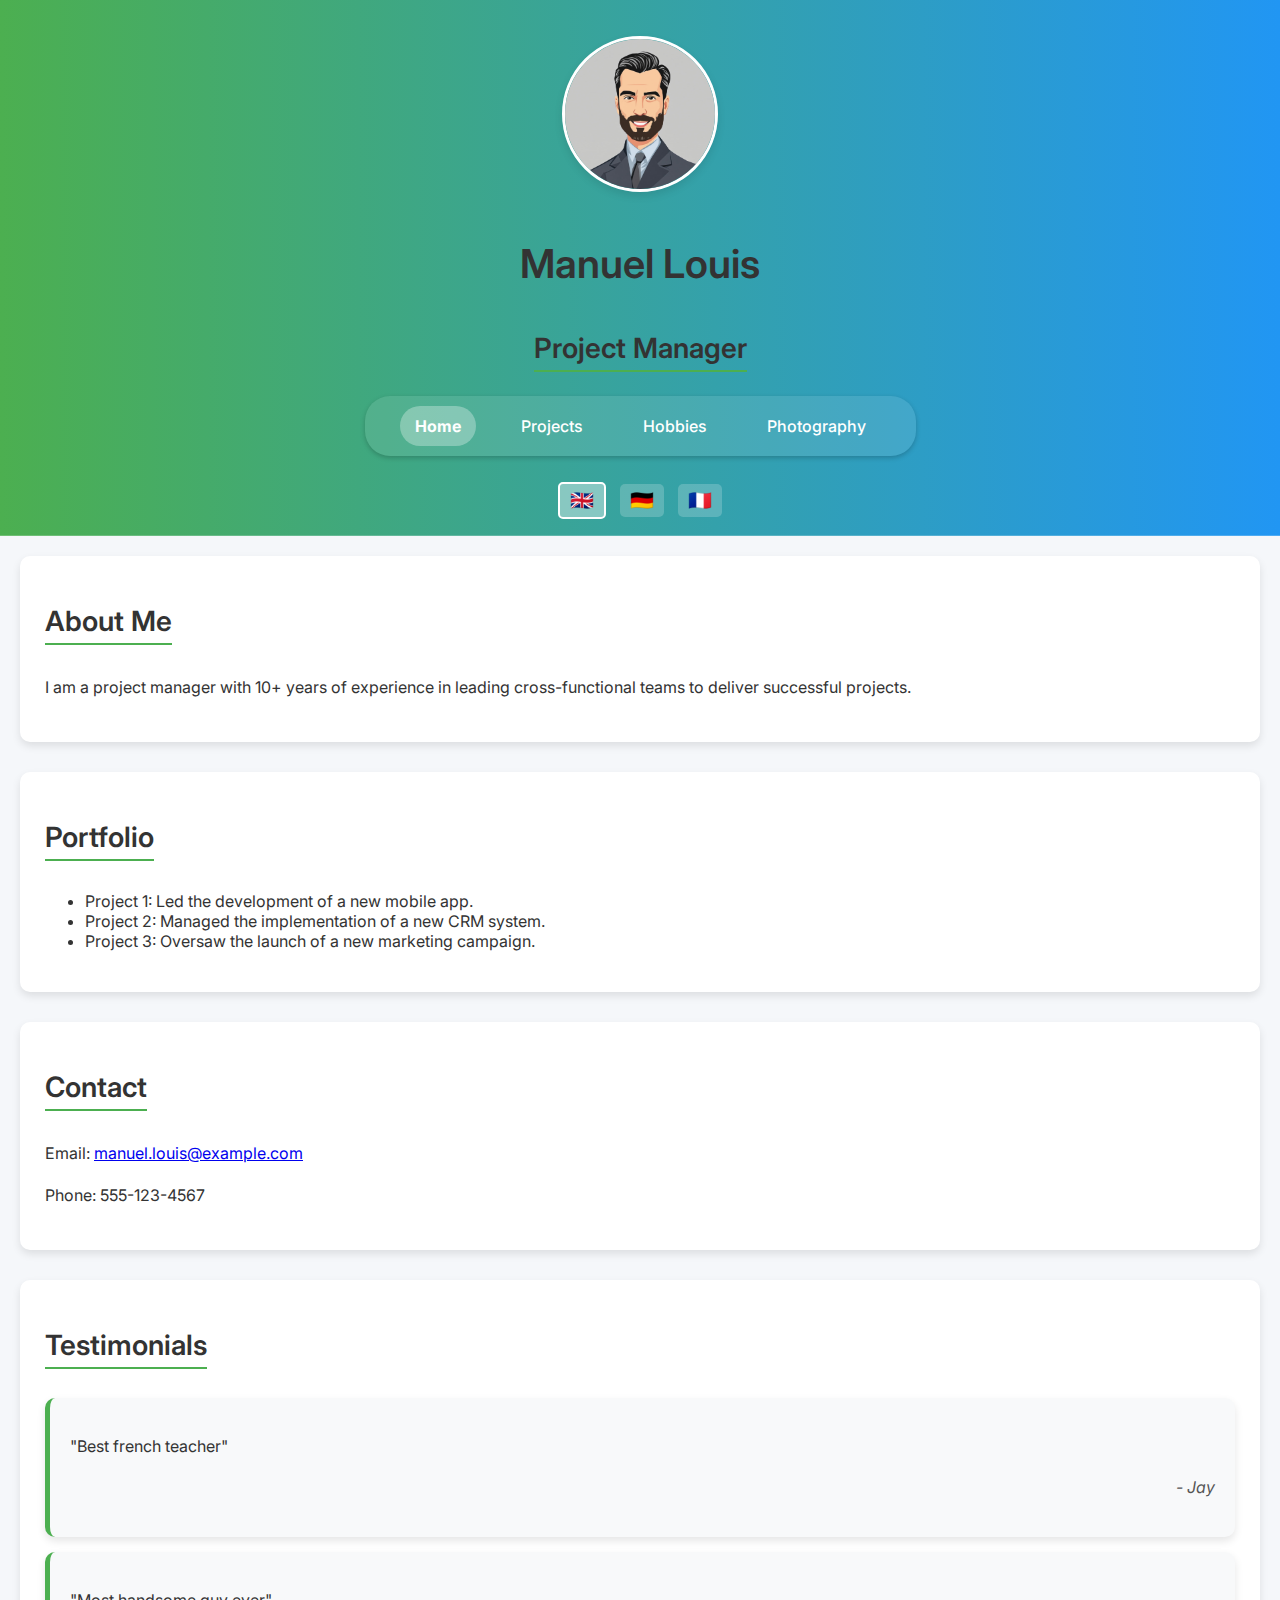
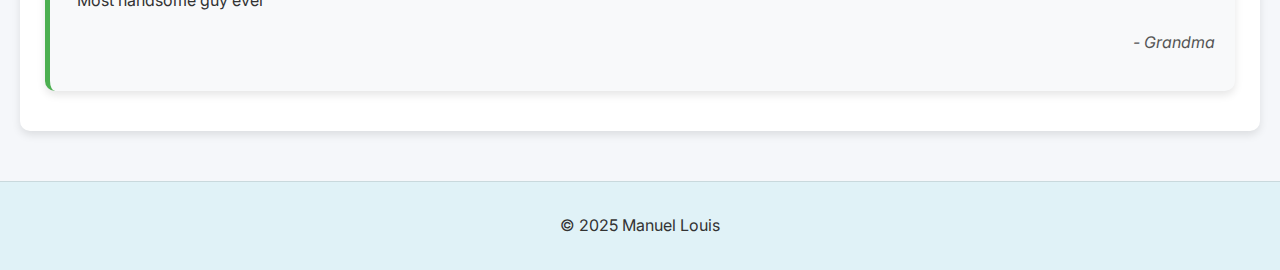
<file: index.html>
<!DOCTYPE html>
<html lang="en">
<head>
    <meta charset="UTF-8">
    <meta name="viewport" content="width=device-width, initial-scale=1.0">
    <title>Manuel Louis - Project Manager</title>
    <link rel="stylesheet" href="./style.min.css">  <!-- Use minified CSS -->
    <link rel="preconnect" href="https://fonts.googleapis.com">
    <link rel="preconnect" href="https://fonts.gstatic.com" crossorigin>
    <link href="https://fonts.googleapis.com/css2?family=Inter:wght@400;500;600&display=swap" rel="stylesheet">
</head>
<body>
    <header>
        <div class="profile-image">
            <img src="./images/profile.jpg" alt="Manuel Louis" loading="lazy">
        </div>
        <h1 id="name">Manuel Louis</h1>
        <h2 id="title">Project Manager</h2>
        <nav>
            <ul>
                <li><a href="./index.html" id="nav-home" class="active-nav">Home</a></li>
                <li><a href="./projects.html" id="nav-projects">Projects</a></li>
                <li><a href="./hobbies.html" id="nav-hobbies">Hobbies</a></li>
                <li><a href="./photography.html" id="nav-photography">Photography</a></li>
            </ul>
        </nav>
        <!-- Language Switcher -->
        <div class="language-switcher">
            <button id="en-btn" onclick="changeLanguage('en')" data-lang="en">🇬🇧</button>
            <button id="de-btn" onclick="changeLanguage('de')" data-lang="de">🇩🇪</button>
            <button id="fr-btn" onclick="changeLanguage('fr')" data-lang="fr">🇫🇷</button>
        </div>
    </header>

    <main>
        <section id="about">
            <h2 id="about-title">About Me</h2>
            <p id="about-text">I am a project manager with 10+ years of experience in leading cross-functional teams to deliver successful projects.</p>
        </section>

        <section id="portfolio">
            <h2 id="portfolio-title">Portfolio</h2>
            <ul>
                <li id="project1">Project 1: Led the development of a new mobile app.</li>
                <li id="project2">Project 2: Managed the implementation of a new CRM system.</li>
                <li id="project3">Project 3: Oversaw the launch of a new marketing campaign.</li>
            </ul>
        </section>

        <section id="contact">
            <h2 id="contact-title">Contact</h2>
            <p>Email: <a href="mailto:manuel.louis@example.com" class="contact-link">manuel.louis@example.com</a></p>
            <p id="phone">Phone: 555-123-4567</p>
        </section>

        <section id="testimonials">
            <h2 id="testimonials-title">Testimonials</h2>
            <div class="testimonial">
                <p id="testimonial1-text">"Best french teacher"</p>
                <p class="author" id="testimonial1-author">- Jay</p>
            </div>
             <div class="testimonial">
                <p id="testimonial2-text">"Most handsome guy ever"</p>
                <p class="author" id="testimonial2-author">- Grandma</p>
            </div>
        </section>
    </main>

    <footer>
        <p id="copyright">&copy; 2025 Manuel Louis</p>
    </footer>
    <script src="./script.js" defer></script> <!-- Add defer attribute -->
</body>
</html>
</file>
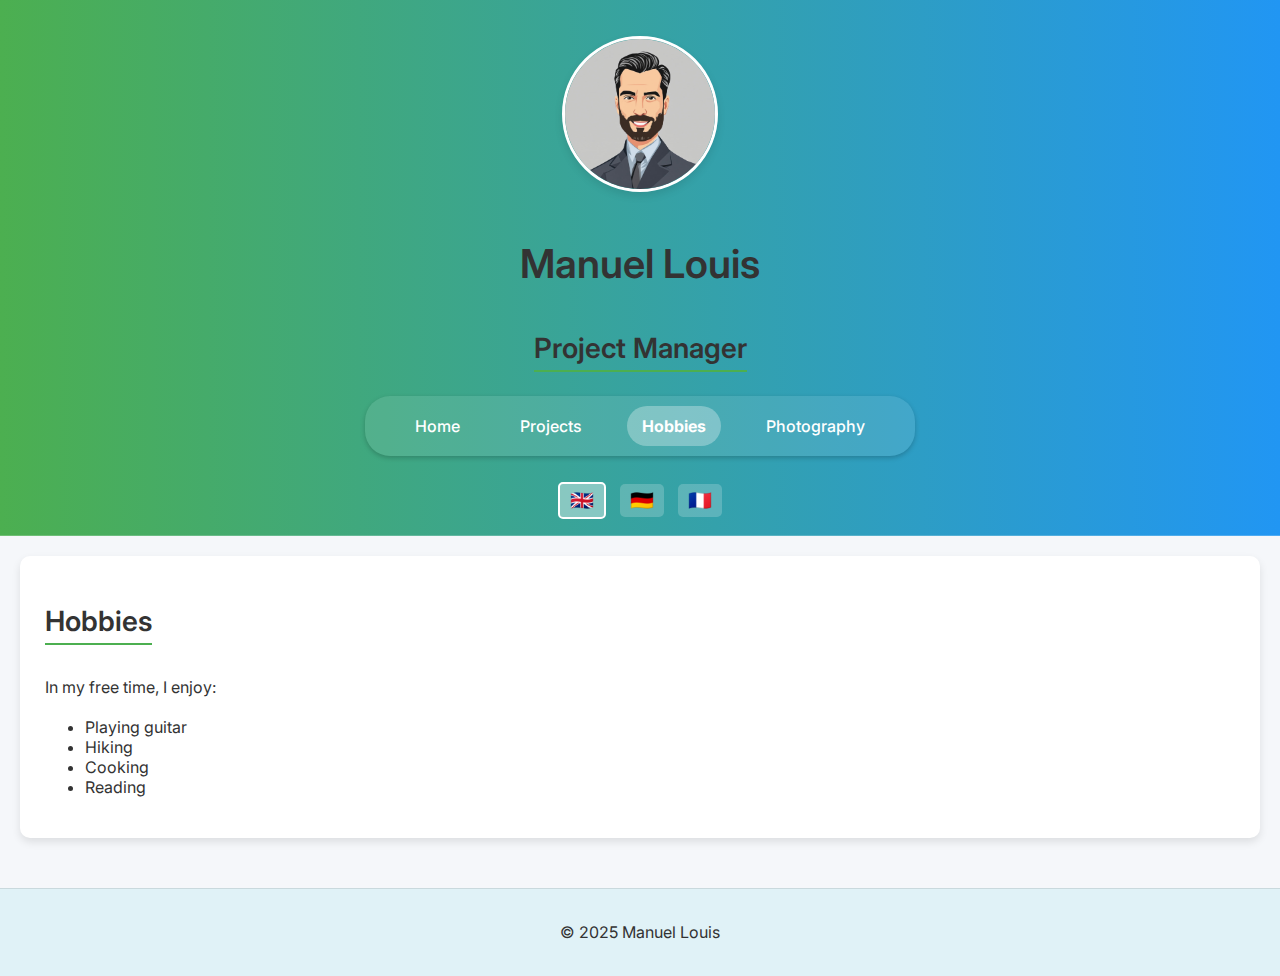
<file: hobbies.html>
<!DOCTYPE html>
<html lang="en">
<head>
    <meta charset="UTF-8">
    <meta name="viewport" content="width=device-width, initial-scale=1.0">
    <title id="page-title">Hobbies - Manuel Louis</title>
    <link rel="stylesheet" href="./style.min.css">  <!-- Use minified CSS -->
    <link rel="preconnect" href="https://fonts.googleapis.com">
    <link rel="preconnect" href="https://fonts.gstatic.com" crossorigin>
    <link href="https://fonts.googleapis.com/css2?family=Inter:wght@400;500;600&display=swap" rel="stylesheet">
</head>
<body>
    <header>
        <div class="profile-image">
            <img src="./images/profile.jpg" alt="Manuel Louis" loading="lazy">
        </div>
        <h1 id="name">Manuel Louis</h1>
        <h2 id="title">Project Manager</h2>
        <nav>
            <ul>
                <li><a href="./index.html" id="nav-home">Home</a></li>
                <li><a href="./projects.html" id="nav-projects">Projects</a></li>
                <li><a href="./hobbies.html" id="nav-hobbies" class="active-nav">Hobbies</a></li>
                <li><a href="./photography.html" id="nav-photography">Photography</a></li>
            </ul>
        </nav>
        <!-- Language Switcher -->
        <div class="language-switcher">
            <button id="en-btn" onclick="changeLanguage('en')" data-lang="en">🇬🇧</button>
            <button id="de-btn" onclick="changeLanguage('de')" data-lang="de">🇩🇪</button>
            <button id="fr-btn" onclick="changeLanguage('fr')" data-lang="fr">🇫🇷</button>
        </div>
    </header>
    <main>
        <section id="hobbies">
            <h2 id="hobbies-title">Hobbies</h2>
            <p id="hobbies-intro">In my free time, I enjoy:</p>
            <ul>
                <li id="hobby1">Playing guitar</li>
                <li id="hobby2">Hiking</li>
                <li id="hobby3">Cooking</li>
                <li id="hobby4">Reading</li>
            </ul>
        </section>
    </main>
    <footer>
        <p id="copyright">&copy; 2025 Manuel Louis</p>
    </footer>
    <script src="./script.js" defer></script> <!-- Add defer attribute -->
</body>
</html>
</file>
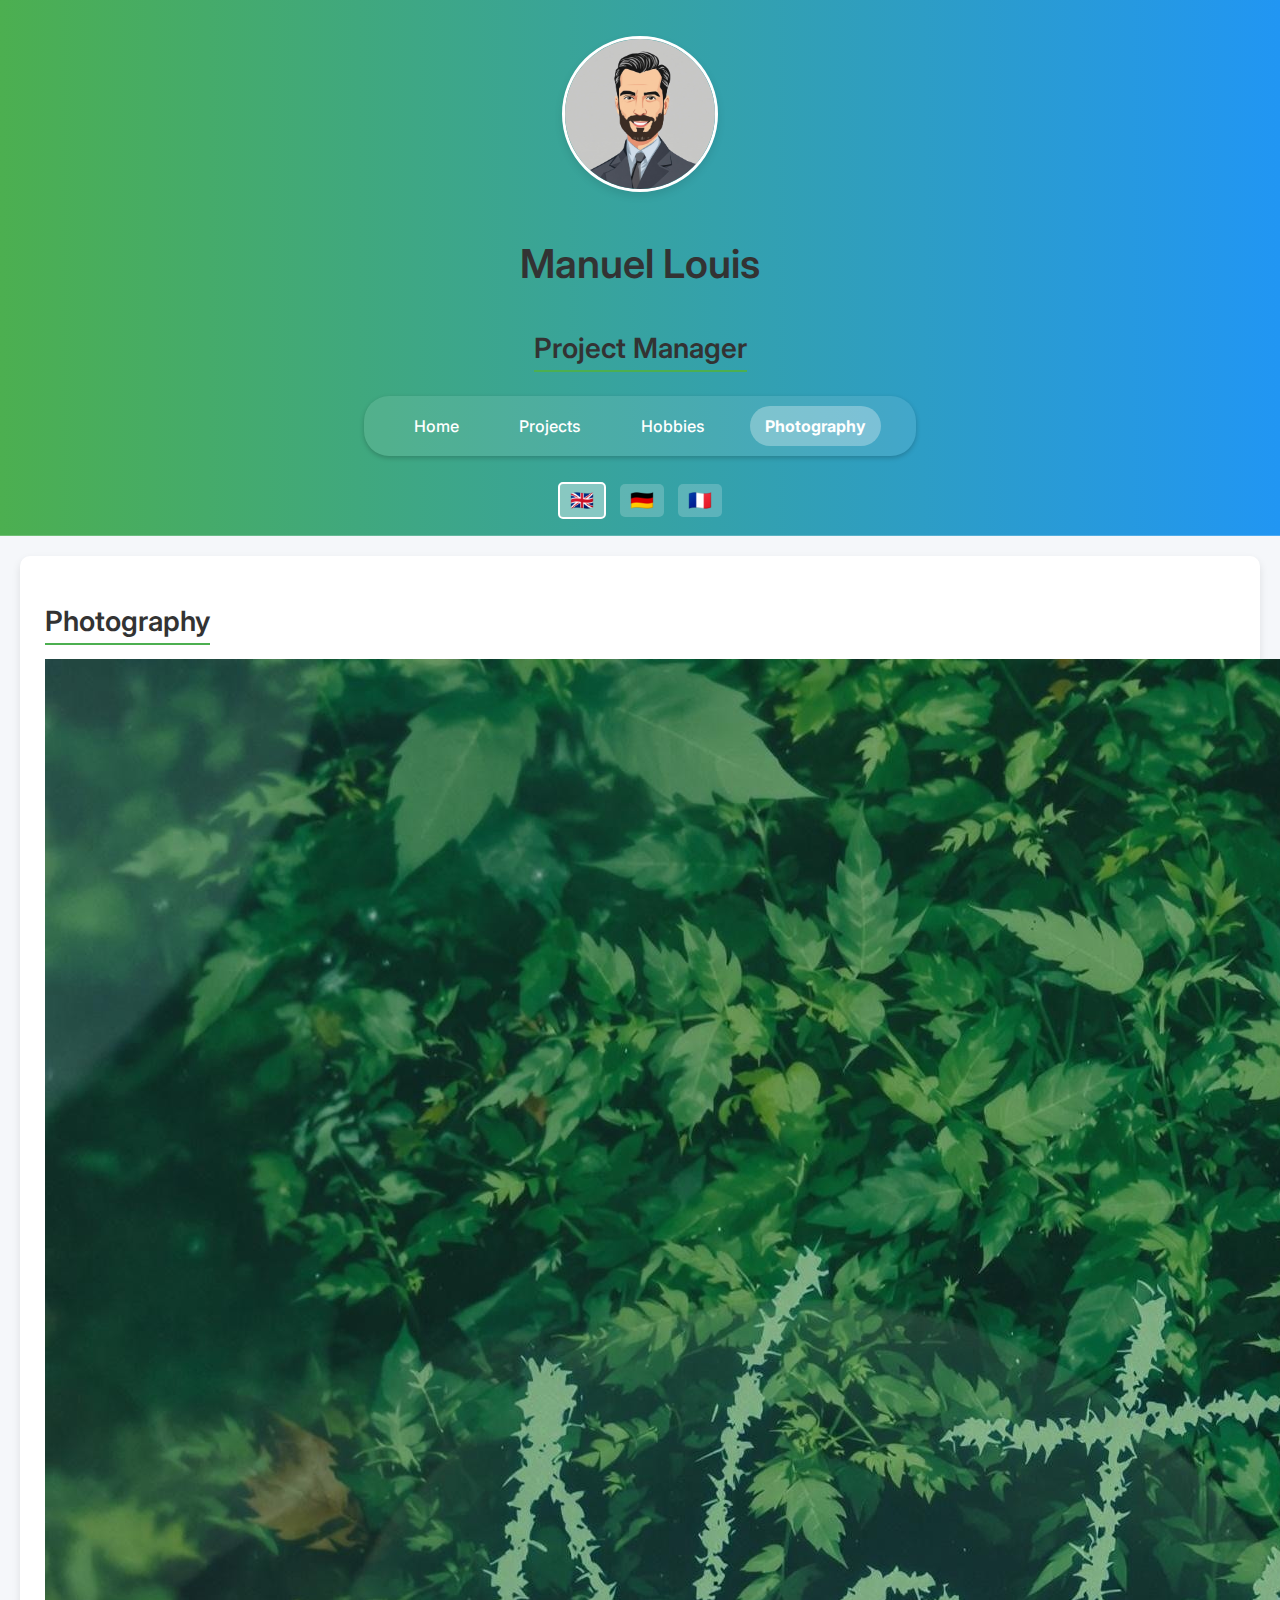
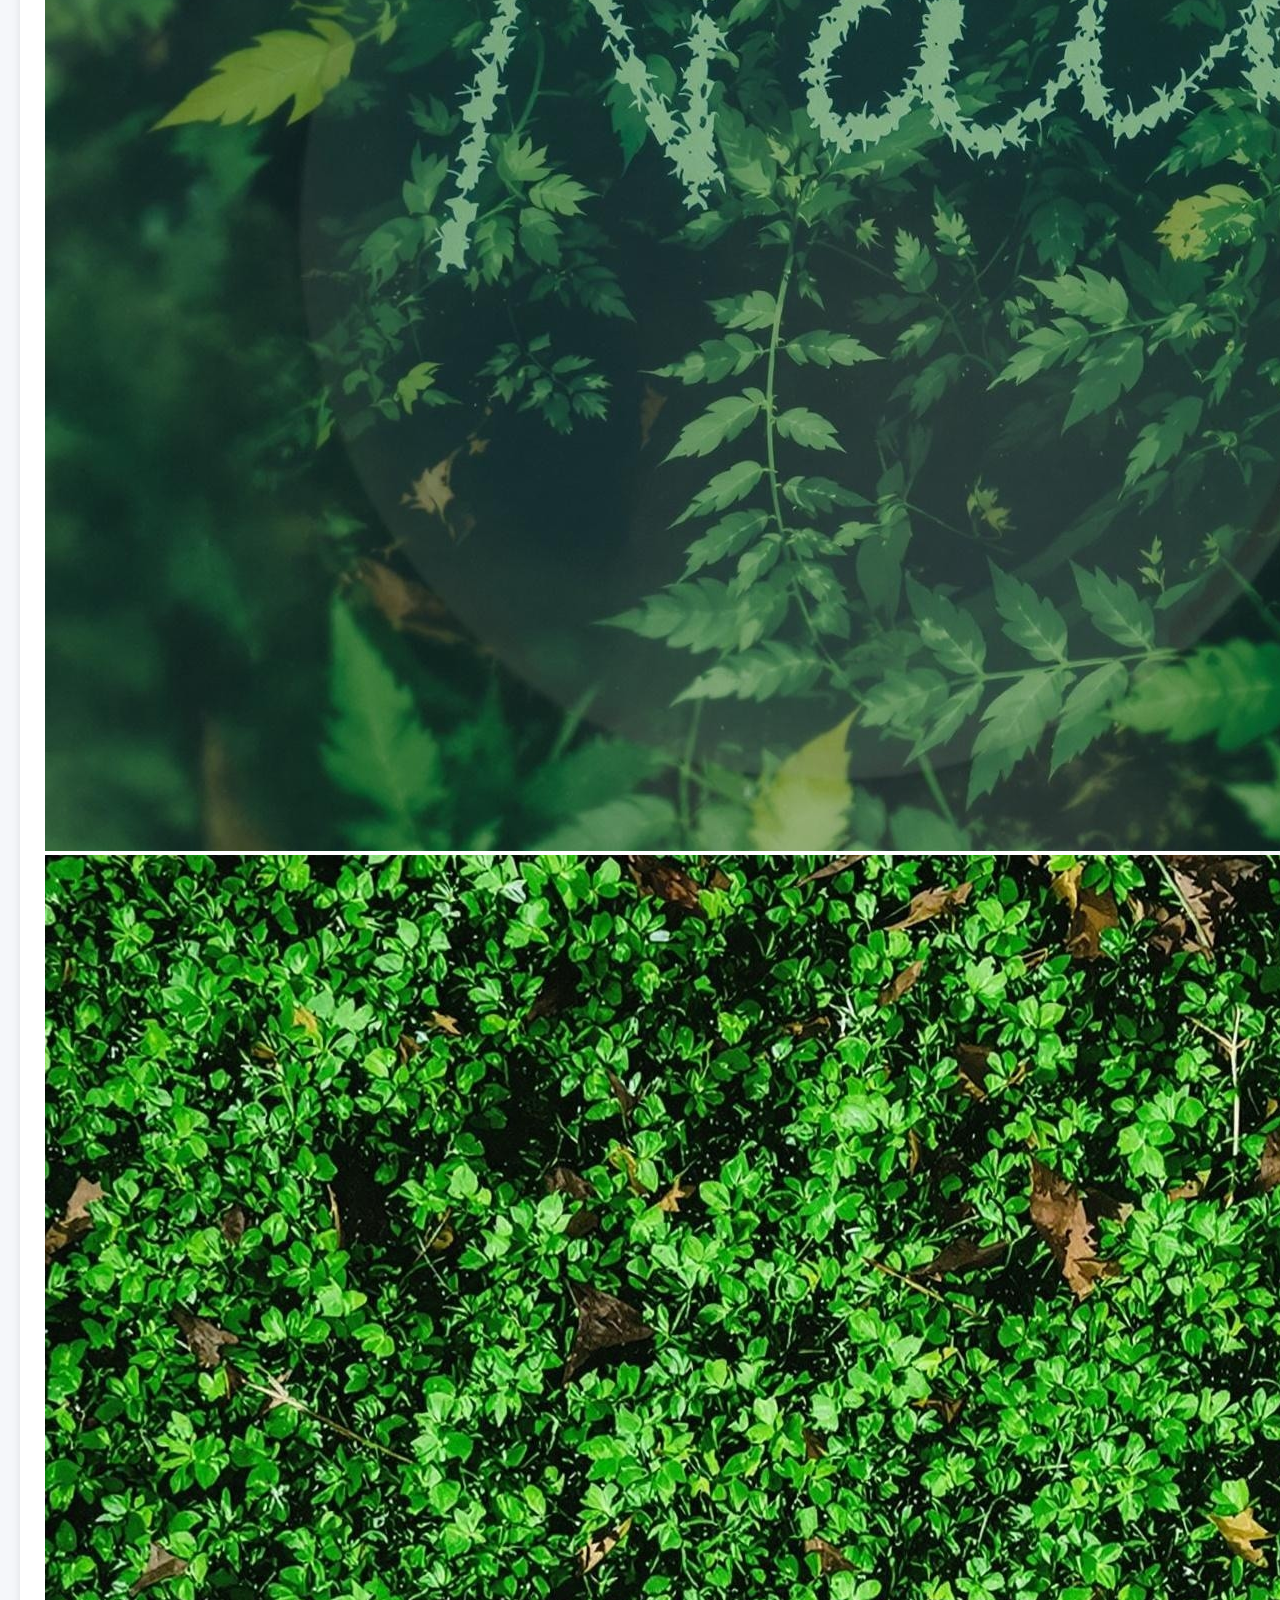
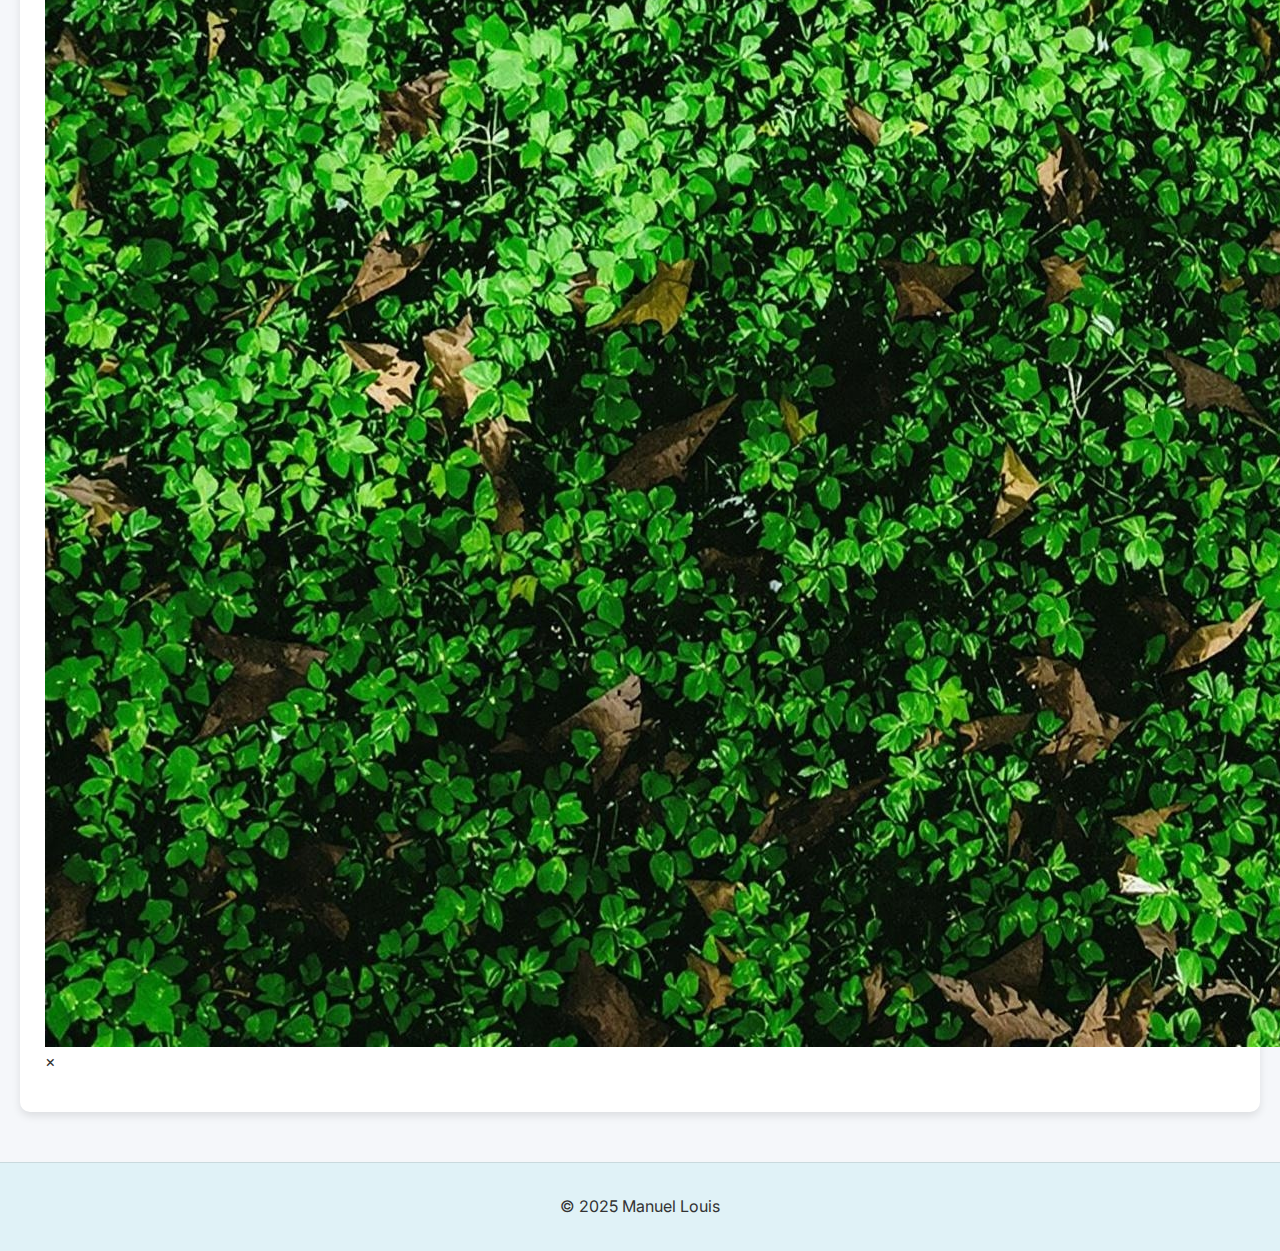
<file: photography.html>
<!DOCTYPE html>
<html lang="en">
<head>
    <meta charset="UTF-8">
    <meta name="viewport" content="width=device-width, initial-scale=1.0">
    <title id="page-title">Photography - Manuel Louis</title>
    <link rel="stylesheet" href="./style.min.css">  <!-- Use minified CSS -->
    <link rel="preconnect" href="https://fonts.googleapis.com">
    <link rel="preconnect" href="https://fonts.gstatic.com" crossorigin>
    <link href="https://fonts.googleapis.com/css2?family=Inter:wght@400;500;600&display=swap" rel="stylesheet">
</head>
<body>
    <header>
        <div class="profile-image">
            <img src="./images/profile.jpg" alt="Manuel Louis" loading="lazy">
        </div>
        <h1 id="name">Manuel Louis</h1>
        <h2 id="title">Project Manager</h2>
        <nav>
            <ul>
                <li><a href="./index.html" id="nav-home">Home</a></li>
                <li><a href="./projects.html" id="nav-projects">Projects</a></li>
                <li><a href="./hobbies.html" id="nav-hobbies">Hobbies</a></li>
                <li><a href="./photography.html" id="nav-photography" class="active-nav">Photography</a></li>
            </ul>
        </nav>
        <!-- Language Switcher -->
        <div class="language-switcher">
            <button id="en-btn" onclick="changeLanguage('en')" data-lang="en">🇬🇧</button>
            <button id="de-btn" onclick="changeLanguage('de')" data-lang="de">🇩🇪</button>
            <button id="fr-btn" onclick="changeLanguage('fr')" data-lang="fr">🇫🇷</button>
        </div>
    </header>
    <main>
        <section id="photography">
            <h2 id="photography-title">Photography</h2>
            <div class="gallery" id="image-gallery">
                <!-- Images will be loaded here by JavaScript -->
            </div>
             <div id="image-modal" class="modal">
                <span class="close">&times;</span>
                <img class="modal-content" id="modal-image">
                <p id="image-description"></p>
            </div>
        </section>
    </main>
    <footer>
        <p id="copyright">&copy; 2025 Manuel Louis</p>
    </footer>
    <script src="./script.js" defer></script> <!-- Add defer attribute -->
</body>
</html>
</file>
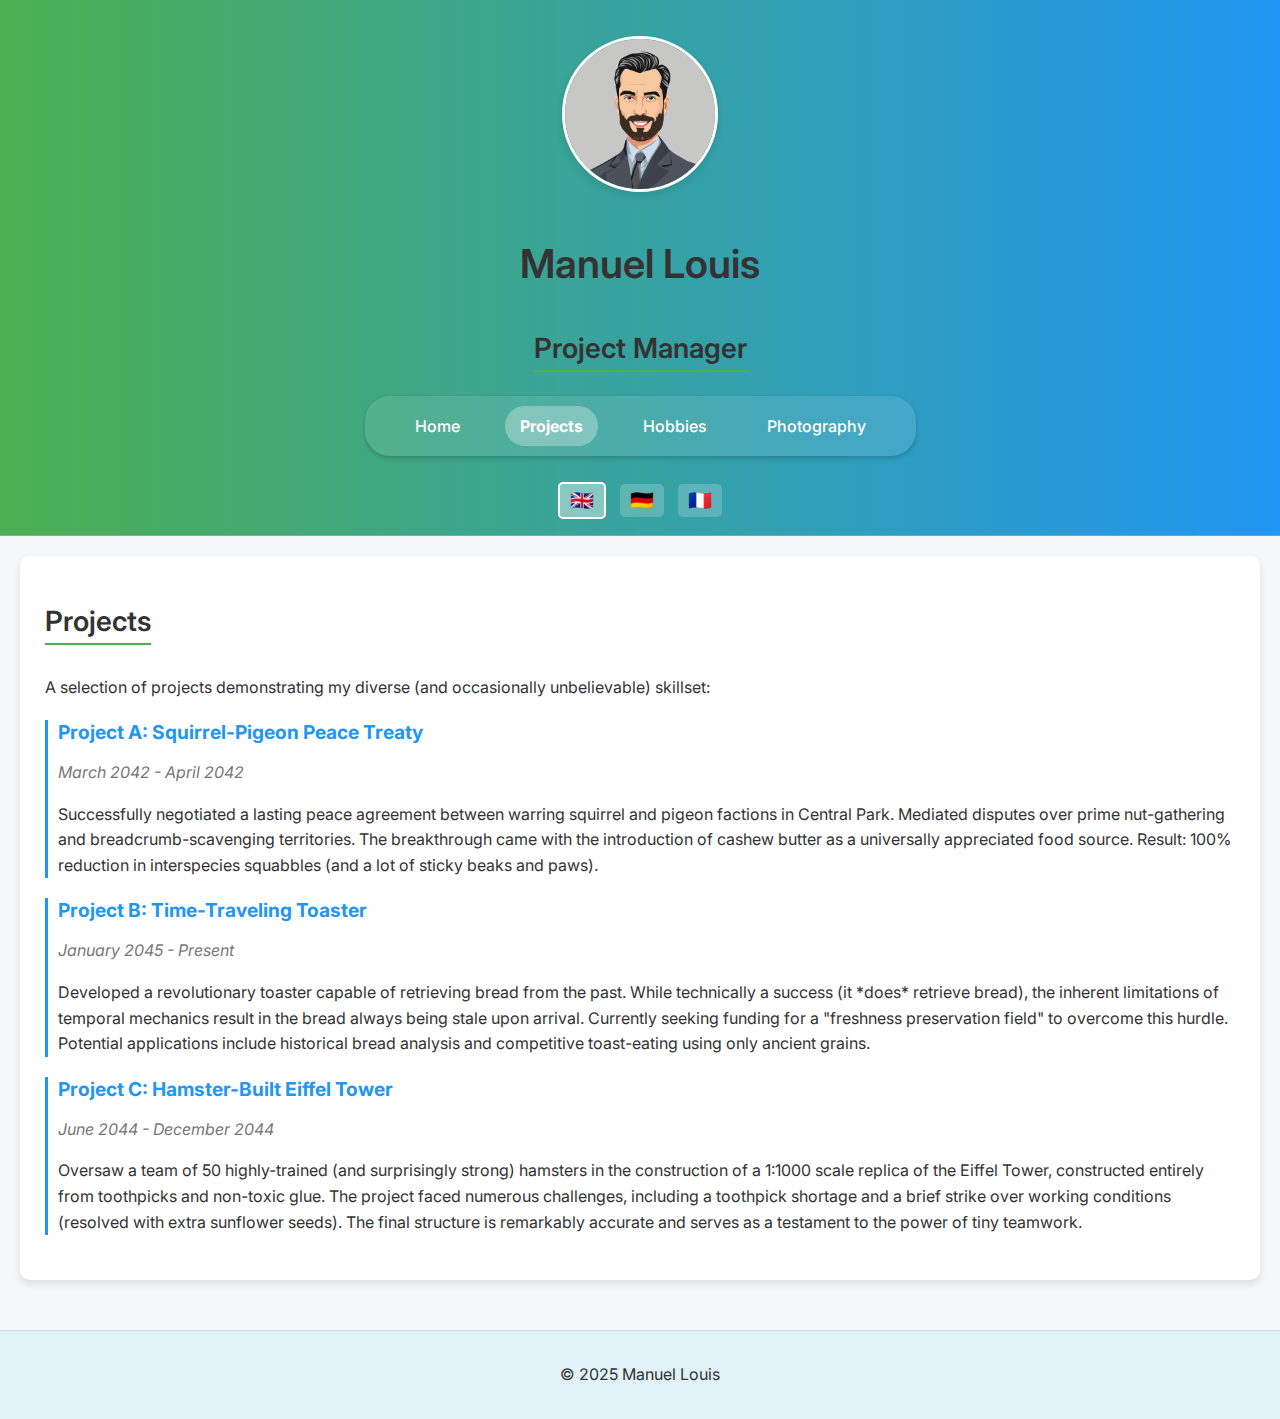
<file: projects.html>
<!DOCTYPE html>
<html lang="en">
<head>
    <meta charset="UTF-8">
    <meta name="viewport" content="width=device-width, initial-scale=1.0">
    <title id="page-title">Projects - Manuel Louis</title>
    <link rel="stylesheet" href="./style.min.css"> <!-- Use minified CSS -->
    <link rel="preconnect" href="https://fonts.googleapis.com">
    <link rel="preconnect" href="https://fonts.gstatic.com" crossorigin>
    <link href="https://fonts.googleapis.com/css2?family=Inter:wght@400;500;600&display=swap" rel="stylesheet">
</head>
<body>
    <header>
        <div class="profile-image">
            <img src="./images/profile.jpg" alt="Manuel Louis" loading="lazy">
        </div>
        <h1 id="name">Manuel Louis</h1>
        <h2 id="title">Project Manager</h2>
        <nav>
            <ul>
                <li><a href="./index.html" id="nav-home">Home</a></li>
                <li><a href="./projects.html" id="nav-projects" class="active-nav">Projects</a></li>
                <li><a href="./hobbies.html" id="nav-hobbies">Hobbies</a></li>
                <li><a href="./photography.html" id="nav-photography">Photography</a></li>
            </ul>
        </nav>
        <!-- Language Switcher -->
        <div class="language-switcher">
            <button id="en-btn" onclick="changeLanguage('en')" data-lang="en">🇬🇧</button>
            <button id="de-btn" onclick="changeLanguage('de')" data-lang="de">🇩🇪</button>
            <button id="fr-btn" onclick="changeLanguage('fr')" data-lang="fr">🇫🇷</button>
        </div>
    </header>
    <main>
        <section id="projects">
            <h2 id="projects-title">Projects</h2>
            <p id="projects-intro">A selection of projects demonstrating my diverse (and occasionally unbelievable) skillset:</p>

            <div class="project">
                <h3 id="projectA-title">Project A: Squirrel-Pigeon Peace Treaty</h3>
                <p class="project-date" id="projectA-date">March 2042 - April 2042</p>
                <p id="projectA-desc">Successfully negotiated a lasting peace agreement between warring squirrel and pigeon factions in Central Park.  Mediated disputes over prime nut-gathering and breadcrumb-scavenging territories.  The breakthrough came with the introduction of cashew butter as a universally appreciated food source.  Result: 100% reduction in interspecies squabbles (and a lot of sticky beaks and paws).</p>
            </div>

            <div class="project">
                <h3 id="projectB-title">Project B: Time-Traveling Toaster</h3>
                <p class="project-date" id="projectB-date">January 2045 - Present</p>
                <p id="projectB-desc">Developed a revolutionary toaster capable of retrieving bread from the past.  While technically a success (it *does* retrieve bread), the inherent limitations of temporal mechanics result in the bread always being stale upon arrival.  Currently seeking funding for a "freshness preservation field" to overcome this hurdle.  Potential applications include historical bread analysis and competitive toast-eating using only ancient grains.</p>
            </div>

            <div class="project">
                <h3 id="projectC-title">Project C: Hamster-Built Eiffel Tower</h3>
                <p class="project-date" id="projectC-date">June 2044 - December 2044</p>
                <p id="projectC-desc">Oversaw a team of 50 highly-trained (and surprisingly strong) hamsters in the construction of a 1:1000 scale replica of the Eiffel Tower, constructed entirely from toothpicks and non-toxic glue.  The project faced numerous challenges, including a toothpick shortage and a brief strike over working conditions (resolved with extra sunflower seeds).  The final structure is remarkably accurate and serves as a testament to the power of tiny teamwork.</p>
            </div>
        </section>
    </main>
    <footer>
        <p id="copyright">&copy; 2025 Manuel Louis</p>
    </footer>
    <script src="./script.js" defer></script> <!-- Add defer attribute -->
</body>
</html>
</file>
<file: style.min.css>
:root{--primary-font:'Inter',sans-serif;--background-color:#f5f7fa;--text-color:#333;--header-bg-start:#4CAF50;--header-bg-end:#2196F3;--section-bg:white;--testimonial-bg:#f8f9fa;--border-color:rgba(0,0,0,0.1);--box-shadow:0 4px 8px rgba(0,0,0,0.1);--box-shadow-hover:0 6px 12px rgba(0,0,0,0.15);--border-radius:10px;--transition:transform 0.2s ease,box-shadow 0.2s ease}body{font-family:var(--primary-font);margin:0;padding:0;background-color:var(--background-color);color:var(--text-color)}.profile-image{width:150px;height:150px;border-radius:50%;overflow:hidden;margin:20px auto;border:3px solid #fff;box-shadow:var(--box-shadow)}.profile-image img{width:100%;height:100%;display:block;object-fit:cover}header{background:linear-gradient(to right,var(--header-bg-start),var(--header-bg-end));color:white;text-align:center;padding:1em 0;display:flex;flex-direction:column;align-items:center;border-bottom:1px solid rgba(255,255,255,0.2)}header nav ul{list-style:none;padding:0;display:flex;margin-top:10px;background-color:rgba(255,255,255,0.1);border-radius:25px;padding:10px 20px;box-shadow:0 2px 5px rgba(0,0,0,0.2)}header nav ul li{margin:0 15px}header nav ul li a{color:white;text-decoration:none;padding:10px 15px;border-radius:20px;transition:background-color 0.3s ease;display:block;font-weight:500}header nav ul li a:hover{background-color:rgba(255,255,255,0.3)}.active-nav{background-color:rgba(255,255,255,0.3);font-weight:bold}main{padding:20px}section{margin-bottom:30px;background-color:var(--section-bg);padding:25px;border-radius:var(--border-radius);box-shadow:var(--box-shadow);transition:var(--transition)}section:hover{transform:translateY(-5px);box-shadow:var(--box-shadow-hover)}.testimonial{background-color:var(--testimonial-bg);padding:20px;border-radius:var(--border-radius);margin:15px 0;box-shadow:var(--box-shadow);border-left:5px solid var(--header-bg-start)}.testimonial .author{text-align:right;font-style:italic;margin-top:10px;color:#555}.photo-grid{display:grid;grid-template-columns:repeat(auto-fit,minmax(250px,1fr));gap:25px}.photo-grid img{width:100%;height:auto;border-radius:8px;box-shadow:0 4px 8px rgba(0,0,0,0.2);transition:transform 0.2s ease}.photo-grid img:hover{transform:scale(1.05)}h1,h2{margin-bottom:.5em;color:var(--text-color);font-weight:600}h1{font-size:2.5em}h2{font-size:1.75em;border-bottom:2px solid var(--header-bg-start);padding-bottom:5px;display:inline-block}p{line-height:1.6;margin-bottom:1em}footer{text-align:center;padding:15px 0;background-color:#e0f2f7;border-top:1px solid var(--border-color)}.project{margin-bottom:20px;padding-left:10px;border-left:3px solid var(--header-bg-end)}.project h3{margin-bottom:.2em;font-size:1.2em;color:var(--header-bg-end)}.project-date{font-style:italic;color:#777;margin-bottom:.5em}.language-switcher{margin-top:10px}.language-switcher button{background-color:rgba(255,255,255,0.2);color:white;border:none;padding:5px 10px;margin:0 5px;border-radius:5px;cursor:pointer;transition:background-color 0.3s ease;font-size:1.2em}.language-switcher button:hover{background-color:rgba(255,255,255,0.4)}.language-switcher .active-language{background-color:rgba(255,255,255,0.4);border:2px solid white}@media (max-width:768px){.profile-image,header nav ul,header nav ul li a,section,.photo-grid{box-shadow:none;border-radius:0;transition:none}.profile-image{width:100px;height:100px;margin:10px auto}header{padding:.5em 0}header nav ul{flex-direction:column;align-items:center;margin-top:5px;background-color:transparent;padding:0}header nav ul li{margin:5px 0}main,section{padding:15px}section{margin-bottom:20px}.photo-grid{grid-template-columns:repeat(auto-fit,minmax(150px,1fr));gap:10px}.testimonial{border-left:none}h1{font-size:2em}h2{font-size:1.5em}.project{border-left:none;padding-left:0}}
</file>
